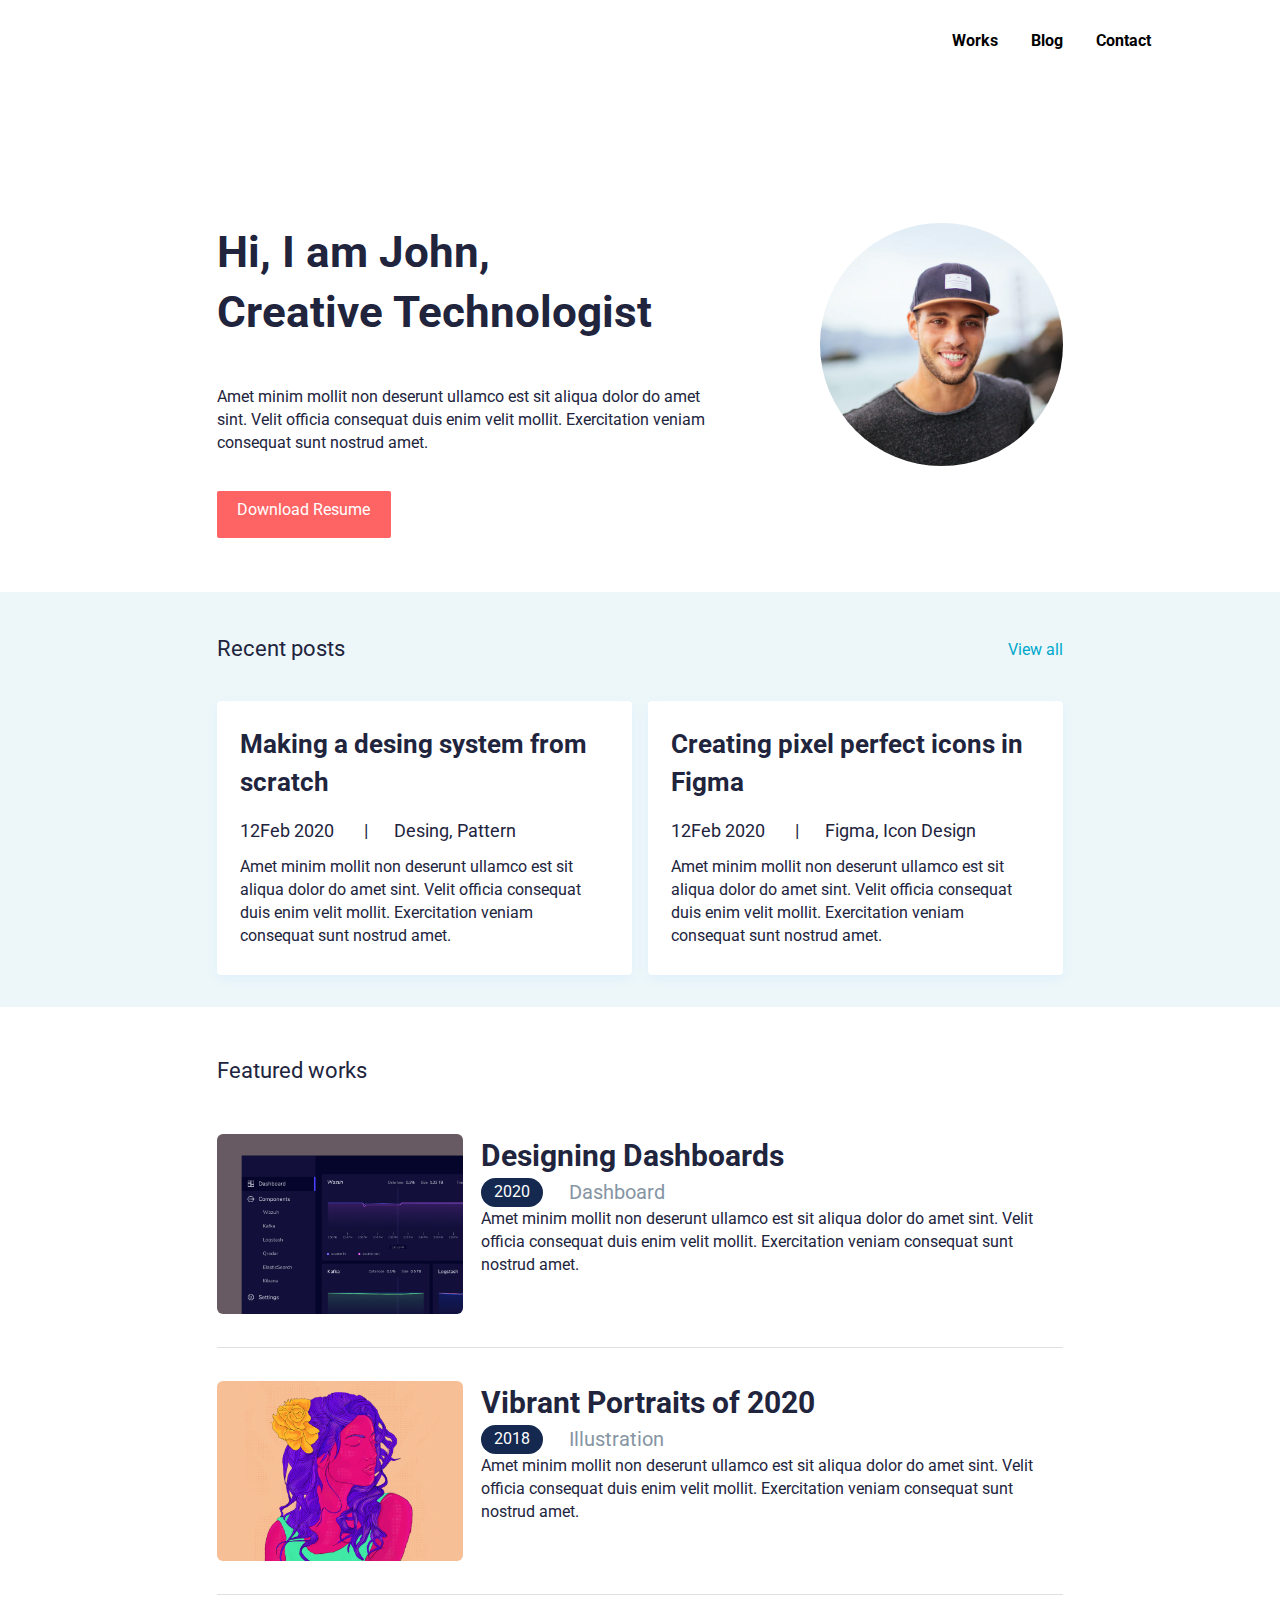
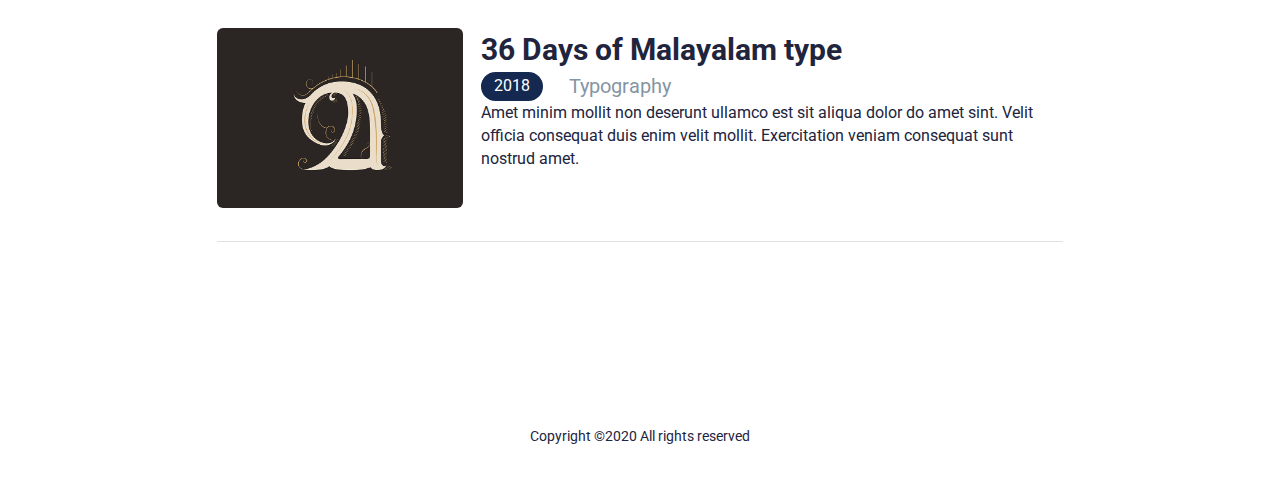
<file: index.html>
<!DOCTYPE html>
<html lang="ru">

<head>
    <meta charset="UTF-8">
    <meta http-equiv="X-UA-Compatible" content="IE=edge">
    <meta name="viewport" content="width=device-width, initial-scale=1.0">
    <link rel="preconnect" href="https://fonts.googleapis.com">
    <link rel="preconnect" href="https://fonts.gstatic.com" crossorigin>
    <link href="https://fonts.googleapis.com/css2?family=Roboto:wght@400;500;700;900&display=swap" rel="stylesheet">
    <link rel="stylesheet" href="css/normalize.css">
    <link rel="stylesheet" href="css/style.css">
    <title>Портфолио</title>
</head>

<body>
    <div class="wrapper">
        <header class="header">
            <div class="container header__container">
                <nav class="nav">
                    <ul class="nav__list">
                        <li class="nav__item">
                            <a href="#" class="nav__link">Works</a>
                        </li>
                        <li class="nav__item">
                            <a href="blog.html" class="nav__link">Blog</a>
                        </li>
                        <li class="nav__item">
                            <a href="index.html" class="nav__link">Contact</a>
                        </li>
                    </ul>
                </nav>
                <div class="header__burger">
                    <div class="header__burger-el"></div>
                </div>
            </div>
        </header>
        <main class="main">
            <section class="about">
                <div class="container about__container">
                    <div class="about__info">
                        <h1 class="title about__title">
                            Hi, I am John,<br>
                            Creative Technologist
                        </h1>
                        <div class="about__text">
                            Amet minim mollit non deserunt ullamco est sit aliqua dolor do amet
                            sint. Velit officia consequat duis enim velit mollit. Exercitation veniam consequat sunt
                            nostrud amet.
                        </div>
                        <a href="" class="button">Download Resume</a>
                    </div>
                    <div class="about__avatar">
                        <img src="img/фото-м.png" alt="" class="about__img">
                    </div>
                </div>
            </section>
            <section class="recent-posts">
                <div class="container">
                    <div class="recent-posts__top">
                        <div class="section-title recent-posts__title">
                            Recent posts
                        </div>
                        <a href="#" class="recent-posts__link">View all</a>
                    </div>
                    <div class="recent-posts__articles">
                        <article class="recent-posts__article">
                            <div class="recent-posts__subtitle">
                                Making a desing system from scratch
                            </div>
                            <div class="recent-posts__info">
                                12Feb 2020 <span class="recent-posts__separator">|</span>Desing, Pattern
                            </div>
                            <div class="recent-posts__text">
                                Amet minim mollit non deserunt ullamco est sit aliqua dolor do amet sint. Velit officia
                                consequat duis enim velit mollit. Exercitation veniam consequat sunt nostrud amet.
                            </div>
                        </article>
                        <article class="recent-posts__article">
                            <div class="recent-posts__subtitle">
                                Creating pixel perfect icons in Figma
                            </div>
                            <div class="recent-posts__info">
                                12Feb 2020 <span class="recent-posts__separator">|</span>Figma, Icon Design
                            </div>
                            <div class="recent-posts__text">
                                Amet minim mollit non deserunt ullamco est sit aliqua dolor do amet sint. Velit officia
                                consequat duis enim velit mollit. Exercitation veniam consequat sunt nostrud amet.
                            </div>
                        </article>
                    </div>
                </div>
            </section>
            <section class="featured">
                <div class="container">
                    <div class="section-title">
                        Featured works
                    </div>
                    <div class="featured__works">
                        <article class="work">
                            <div class="work__img-wrap">
                                <img src="img/фото1.png" alt="" class="work__img">
                            </div>
                            <div class="work__info">
                                <a href="" class="work__title">Designing Dashboards</a>
                                <div class="work__subtitle">
                                    <div class="work__date">2020</div>
                                    <div class="work__category">Dashboard</div>
                                </div>
                                <div class="work__text">
                                    Amet minim mollit non deserunt ullamco est sit aliqua dolor do amet sint. Velit
                                    officia
                                    consequat duis enim velit mollit. Exercitation veniam consequat sunt nostrud
                                    amet.
                                </div>
                            </div>
                        </article>
                        <article class="work">
                            <div class="work__img-wrap">
                                <img src="img/фото2.png" alt="" class="work__img">
                            </div>
                            <div class="work__info">
                                <a href="" class="work__title">Vibrant Portraits of 2020</a>
                                <div class="work__subtitle">
                                    <div class="work__date">2018</div>
                                    <div class="work__category">Illustration</div>
                                </div>
                                <div class="work__text">
                                    Amet minim mollit non deserunt ullamco est sit aliqua dolor do amet sint. Velit
                                    officia
                                    consequat duis enim velit mollit. Exercitation veniam consequat sunt nostrud amet.
                                </div>
                            </div>
                        </article>
                        <article class="work">
                        <div class="work__img-wrap">
                            <img src="img/фото3.png" alt="" class="work__img">
                        </div>
                        <div class="work__info">
                            <a href="" class="work__title">36 Days of Malayalam type</a>
                            <div class="work__subtitle">
                                <div class="work__date">2018</div>
                                <div class="work__category">Typography</div>
                            </div>
                            <div class="work__text">
                                Amet minim mollit non deserunt ullamco est sit aliqua dolor do amet sint. Velit officia
                                consequat duis enim velit mollit. Exercitation veniam consequat sunt nostrud amet.
                            </div>
                        </div>
                        </article>
                    </div>
                </div>
            </section>
        </main>
        <footer class="footer">
            <div class="container footer__container">
                <ul class="social__list">
                    <li class="social__item social_fb">
                        <a href="#" class="social__link">Facebook</a>
                    </li>
                    <li class="social__item social_insta">
                        <a href="#" class="social__link">Instagram</a>
                    </li>
                    <li class="social__item social_twitter">
                        <a href="#" class="social__link">Twitter</a>
                    </li>
                    <li class="social__item social_in">
                        <a href="#" class="social__link">In</a>
                    </li>
                </ul>
                <div class="social__text">Copyright ©2020 All rights reserved </div>
            </div>
        </footer>
    </div>
</body>

</html>
</file>
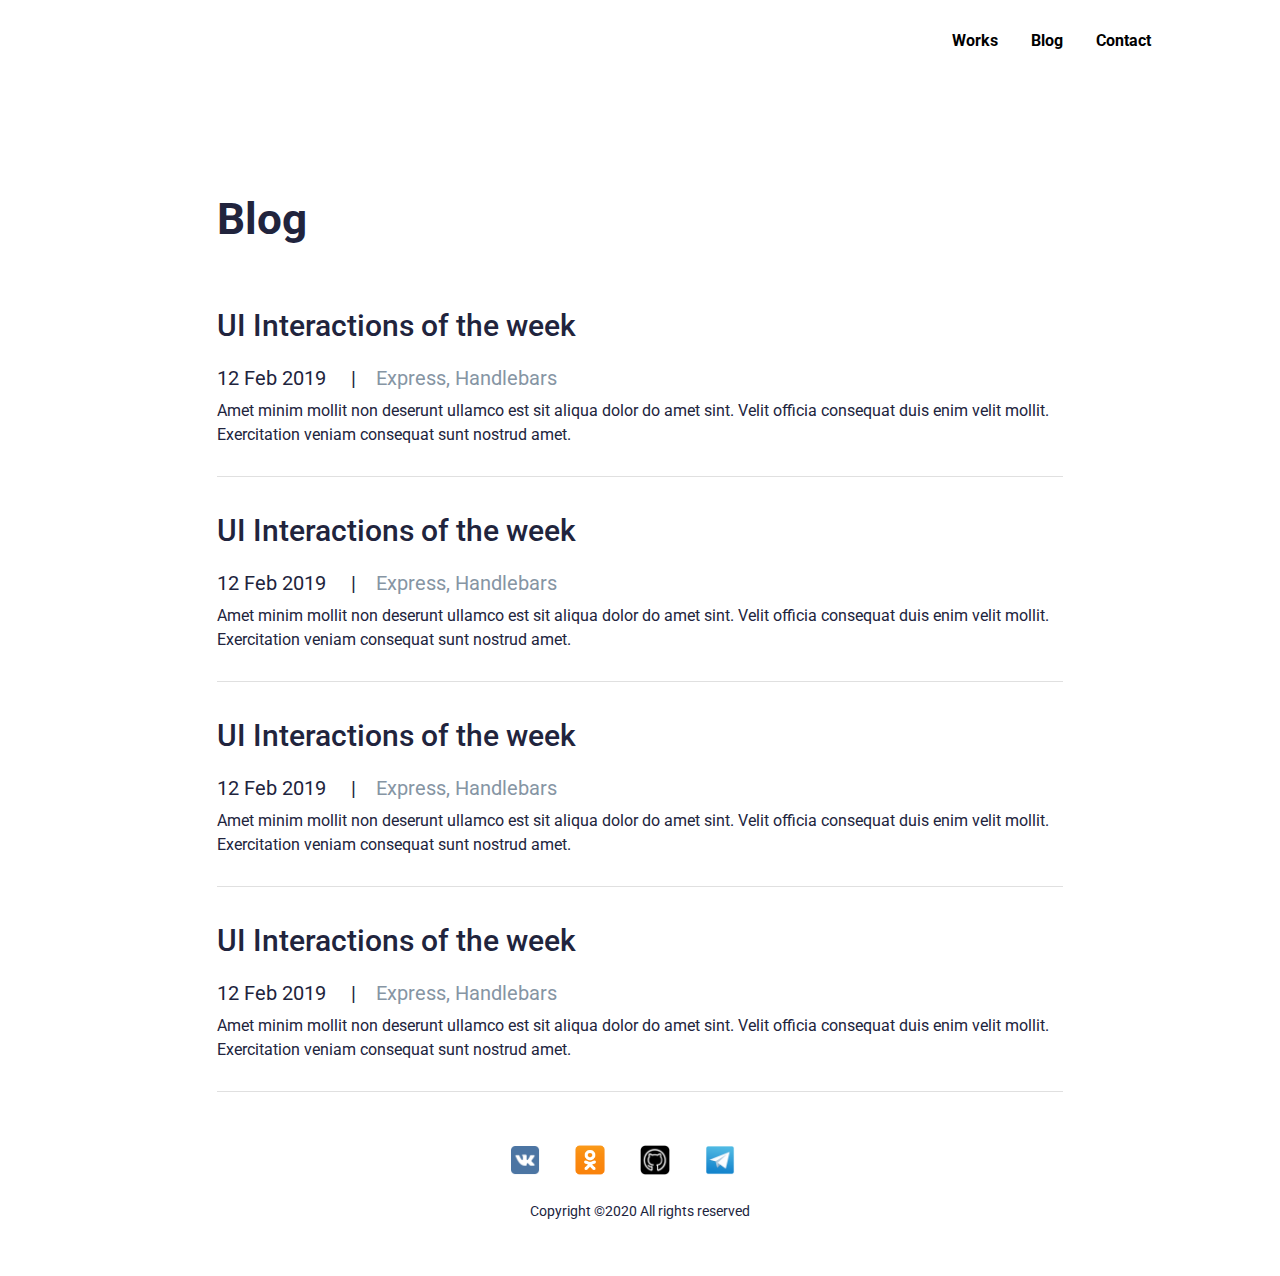
<file: blog.html>
<!DOCTYPE html>
<html lang="ru">
  <head>
    <meta charset="UTF-8" />
    <meta http-equiv="X-UA-Compatible" content="IE=edge" />
    <meta name="viewport" content="width=device-width, initial-scale=1.0" />
    <link rel="preconnect" href="https://fonts.googleapis.com" />
    <link rel="preconnect" href="https://fonts.gstatic.com" crossorigin />
    <link
      href="https://fonts.googleapis.com/css2?family=Roboto:wght@400;500;700;900&display=swap"
      rel="stylesheet"
    />
    <link rel="stylesheet" href="css/normalize.css" />
    <link rel="stylesheet" href="css/style.css" />
    <title>Портфолио</title>
  </head>

  <body>
    <div class="wrapper">
      <header class="header">
        <div class="container header__container">
          <nav class="nav">
            <ul class="nav__list">
              <li class="nav__item">
                <a href="work.html" class="nav__link">Works</a>
              </li>
              <li class="nav__item">
                <a href="blog.html" class="nav__link">Blog</a>
              </li>
              <li class="nav__item">
                <a href="index.html" class="nav__link">Contact</a>
              </li>
            </ul>
          </nav>
          <div class="header__burger">
            <div class="header__burger-el"></div>
          </div>
        </div>
      </header>
      <main class="main">
        <div class="blog">
          <div class="container">
            <div class="blog__title">Blog</div>
            <div class="blog__articles">
              <article class="blog__article">
                <div class="blog__subtitle">UI Interactions of the week</div>
                <div class="blog__info">
                  12 Feb 2019 <span class="blog__separator">|</span
                  ><span class="color">Express, Handlebars</span>
                </div>
                <div class="blog__text">
                  Amet minim mollit non deserunt ullamco est sit aliqua dolor do
                  amet sint. Velit officia consequat duis enim velit mollit.
                  Exercitation veniam consequat sunt nostrud amet.
                </div>
              </article>
              <article class="blog__article">
                <div class="blog__subtitle">UI Interactions of the week</div>
                <div class="blog__info">
                  12 Feb 2019 <span class="blog__separator">|</span
                  ><span class="color">Express, Handlebars</span>
                </div>
                <div class="blog__text">
                  Amet minim mollit non deserunt ullamco est sit aliqua dolor do
                  amet sint. Velit officia consequat duis enim velit mollit.
                  Exercitation veniam consequat sunt nostrud amet.
                </div>
              </article>
              <article class="blog__article">
                <div class="blog__subtitle">UI Interactions of the week</div>
                <div class="blog__info">
                  12 Feb 2019 <span class="blog__separator">|</span
                  ><span class="color">Express, Handlebars</span>
                </div>
                <div class="blog__text">
                  Amet minim mollit non deserunt ullamco est sit aliqua dolor do
                  amet sint. Velit officia consequat duis enim velit mollit.
                  Exercitation veniam consequat sunt nostrud amet.
                </div>
              </article>
              <article class="blog__article">
                <div class="blog__subtitle">UI Interactions of the week</div>
                <div class="blog__info">
                  12 Feb 2019 <span class="blog__separator">|</span
                  ><span class="color">Express, Handlebars</span>
                </div>
                <div class="blog__text">
                  Amet minim mollit non deserunt ullamco est sit aliqua dolor do
                  amet sint. Velit officia consequat duis enim velit mollit.
                  Exercitation veniam consequat sunt nostrud amet.
                </div>
              </article>
            </div>
          </div>
        </div>
      </main>
      <footer class="footer">
        <div class="container footer__container">
          <ul class="social__list">
            <li class="social__item social_vk">
              <a href="#" class="social__link vk">Facebook</a>
          </li>
          <li class="social__item social_ok">
              <a href="#" class="social__link ok">Instagram</a>
          </li>
          <li class="social__item social_github">
              <a href="#" class="social__link github">Twitter</a>
          </li>
          <li class="social__item social_telegram">
              <a href="#" class="social__link telegram">In</a>
          </li>
          </ul>
          <div class="social__text">Copyright ©2020 All rights reserved</div>
        </div>
      </footer>
    </div>
  </body>
</html>
</file>
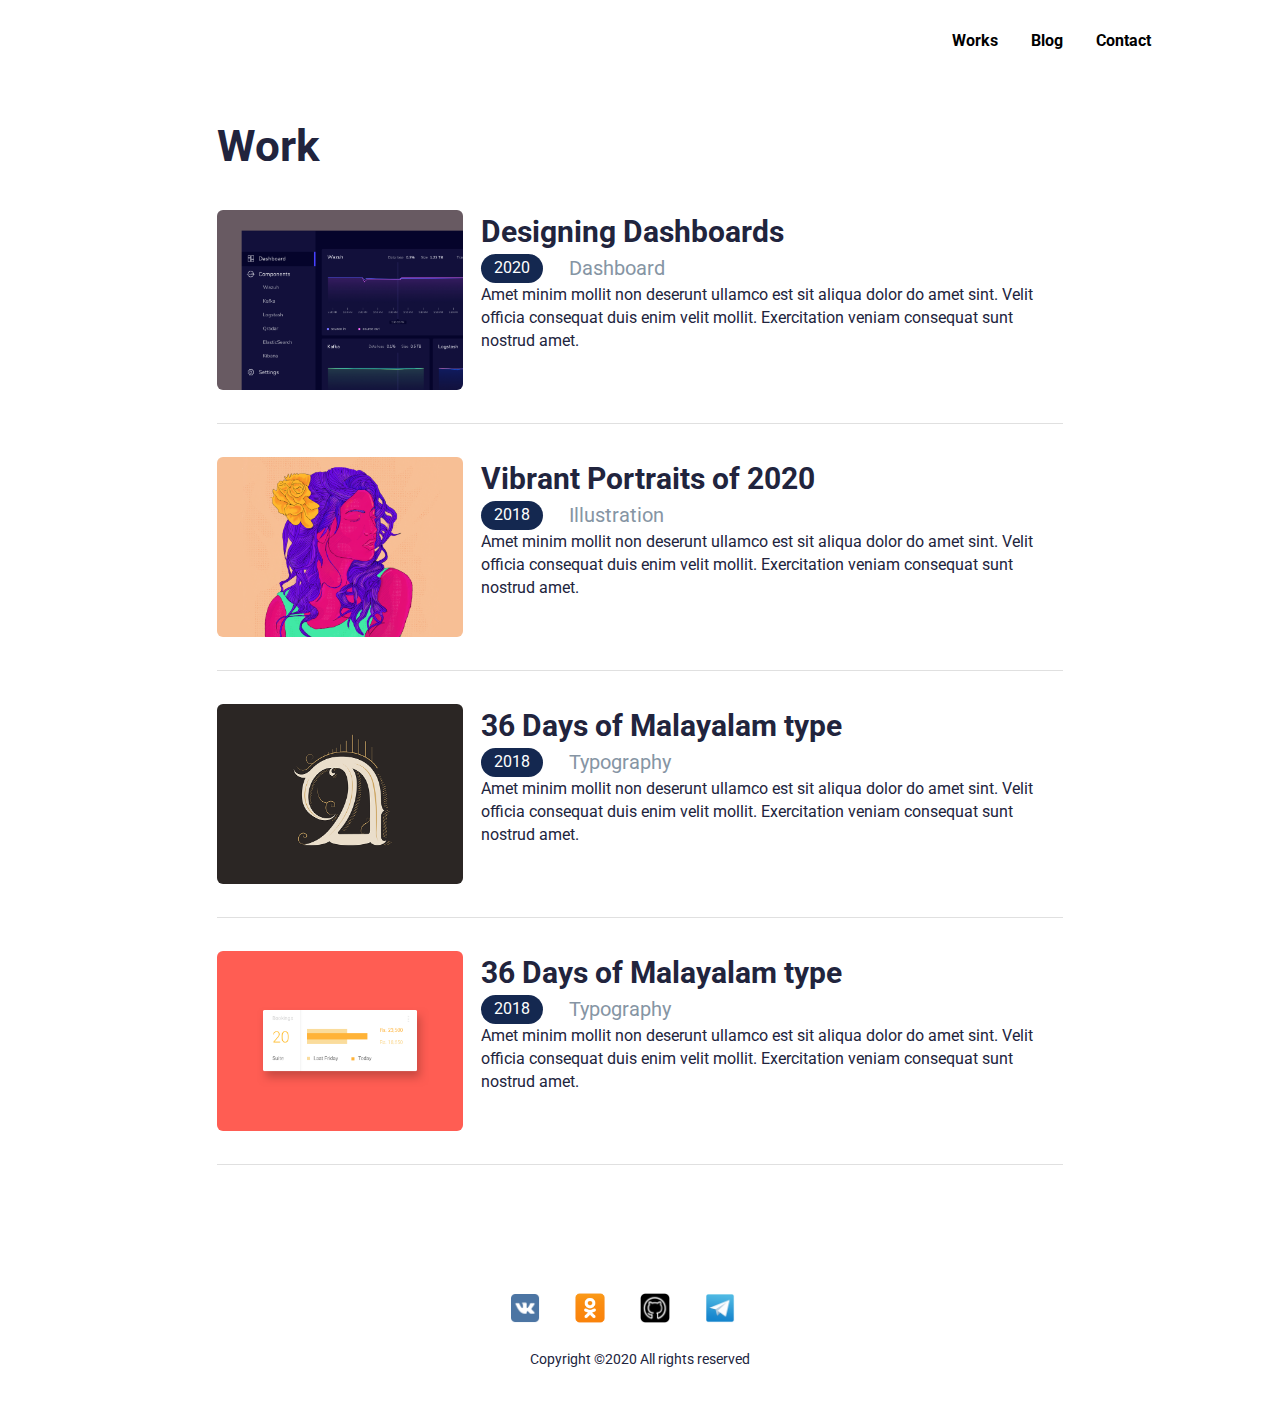
<file: work.html>
<!DOCTYPE html>
<html lang="ru">

<head>
    <meta charset="UTF-8">
    <meta http-equiv="X-UA-Compatible" content="IE=edge">
    <meta name="viewport" content="width=device-width, initial-scale=1.0">
    <link rel="preconnect" href="https://fonts.googleapis.com">
    <link rel="preconnect" href="https://fonts.gstatic.com" crossorigin>
    <link href="https://fonts.googleapis.com/css2?family=Roboto:wght@400;500;700;900&display=swap" rel="stylesheet">
    <link rel="stylesheet" href="css/normalize.css">
    <link rel="stylesheet" href="css/style.css">
    <title>Портфолио</title>
</head>

<body>
    <div class="wrapper">
        <header class="header">
            <div class="container header__container">
                <nav class="nav">
                    <ul class="nav__list">
                        <li class="nav__item">
                            <a href="work.html" class="nav__link">Works</a>
                        </li>
                        <li class="nav__item">
                            <a href="blog.html" class="nav__link">Blog</a>
                        </li>
                        <li class="nav__item">
                            <a href="index.html" class="nav__link">Contact</a>
                        </li>
                    </ul>
                </nav>
                <div class="header__burger">
                    <div class="header__burger-el"></div>
                </div>
            </div>
        </header>
        <main class="main">
            <section class="featured">
                <div class="container">
                    <div class="title">
                        Work
                    </div>
                    <div class="featured__works">
                        <article class="work">
                            <div class="work__img-wrap">
                                <img src="img/фото1.png" alt="" class="work__img">
                            </div>
                            <div class="work__info">
                                <a href="" class="work__title">Designing Dashboards</a>
                                <div class="work__subtitle">
                                    <div class="work__date">2020</div>
                                    <div class="work__category">Dashboard</div>
                                </div>
                                <div class="work__text">
                                    Amet minim mollit non deserunt ullamco est sit aliqua dolor do amet sint. Velit
                                    officia
                                    consequat duis enim velit mollit. Exercitation veniam consequat sunt nostrud
                                    amet.
                                </div>
                            </div>
                        </article>
                        <article class="work">
                            <div class="work__img-wrap">
                                <img src="img/фото2.png" alt="" class="work__img">
                            </div>
                            <div class="work__info">
                                <a href="" class="work__title">Vibrant Portraits of 2020</a>
                                <div class="work__subtitle">
                                    <div class="work__date">2018</div>
                                    <div class="work__category">Illustration</div>
                                </div>
                                <div class="work__text">
                                    Amet minim mollit non deserunt ullamco est sit aliqua dolor do amet sint. Velit
                                    officia
                                    consequat duis enim velit mollit. Exercitation veniam consequat sunt nostrud amet.
                                </div>
                            </div>
                        </article>
                        <article class="work">
                        <div class="work__img-wrap">
                            <img src="img/фото3.png" alt="" class="work__img">
                        </div>
                        <div class="work__info">
                            <a href="" class="work__title">36 Days of Malayalam type</a>
                            <div class="work__subtitle">
                                <div class="work__date">2018</div>
                                <div class="work__category">Typography</div>
                            </div>
                            <div class="work__text">
                                Amet minim mollit non deserunt ullamco est sit aliqua dolor do amet sint. Velit officia
                                consequat duis enim velit mollit. Exercitation veniam consequat sunt nostrud amet.
                            </div>
                        </div>
                        </article>
                        <article class="work">
                            <div class="work__img-wrap">
                                <img src="img/фото4.png" alt="" class="work__img">
                            </div>
                            <div class="work__info">
                                <a href="" class="work__title">36 Days of Malayalam type</a>
                                <div class="work__subtitle">
                                    <div class="work__date">2018</div>
                                    <div class="work__category">Typography</div>
                                </div>
                                <div class="work__text">
                                    Amet minim mollit non deserunt ullamco est sit aliqua dolor do amet sint. Velit officia
                                    consequat duis enim velit mollit. Exercitation veniam consequat sunt nostrud amet.
                                </div>
                            </div>
                            </article>
                    </div>
                </div>
            </section>
        </main>
        <footer class="footer">
            <div class="container footer__container">
                <ul class="social__list">
                    <li class="social__item social_vk">
                        <a href="#" class="social__link vk">Facebook</a>
                    </li>
                    <li class="social__item social_ok">
                        <a href="#" class="social__link ok">Instagram</a>
                    </li>
                    <li class="social__item social_github">
                        <a href="#" class="social__link github">Twitter</a>
                    </li>
                    <li class="social__item social_telegram">
                        <a href="#" class="social__link telegram">In</a>
                    </li>
                </ul>
                <div class="social__text">Copyright ©2020 All rights reserved </div>
            </div>
        </footer>
    </div>
</body>

</html>
</file>
<file: css/style.css>
*{
    box-sizing: border-box;
}
html,
body{
    margin: 0;
    padding: 0;
    height: 100%;
    width: 100%;
}
body{
    font-family: 'Roboto', sans-serif;
    font-size: 16px;
    line-height: 1.42;
}
ul,
li{
    list-style: none;
    padding: 0;
    margin: 0;
}
a{
    text-decoration: none;
    color: #000000;
}
h1,
h2,
h3{
    margin: 0;
}
.wrapper{
    min-height: 100%;
    overflow: hidden;
    display: flex;
    flex-direction: column;
}
.main{
    flex: 1 1 auto ;
}
.header{
    padding-top: 30px;
    padding-bottom: 30px;
}
.container{
    max-width: 856px;
    padding: 0 5px;
    margin: 0 auto;
}
.header__container{
    max-width: 1032px;
    display: flex;
    justify-content: flex-end;
}
.nav__list{
    display: flex;
    font-weight: bold;
}
.nav__item{
    margin-left: 33px;
}
.header__burger{
    width: 30px;
    height: 20px;
    display: none;
    align-items: center;
}
.header__burger-el{
    height: 2px;
    width: 100%;
    background-color: #21243D;
    position: relative;
}
.header__burger-el::before,
.header__burger-el::after{
    content: "";
    height: 2px;
    width: 100%;
    background-color: #21243D;
    position: absolute;
}
.header__burger-el::before{
    top: -9px;
}
.header__burger-el::after{
    bottom: -9px;
}
@media (max-width: 480px){
    .header{
        padding-top: 20px;
        padding-bottom: 12px;
    }
    .nav{
        display: none;
    }
    .header__burger{
        display: flex;
        margin-right: 13px;
    }
}
.title{
    font-style: normal;
    font-weight: bold;
    font-size: 44px;
    line-height: 136%;
    color:#21243D;
}
.about{
    padding-top: 140px;
    padding-bottom: 71px;
}
.about__container{
    display: flex;
}
.about__info{
    padding-right: 12.3%;
}
.about__text{
    margin: 44px 0px;
    color:#21243D;
}
.button{
    background-color:#FF6464;
    color: white;
    padding: 9px 21px 19px 20px;
    border-radius: 2px;
}
.about__avatar{
    height: 243px;
    width: 243px;
    border-radius: 50%;
    overflow: hidden;
    flex-shrink: 0;
}
.about__img{
    width: 100%;
    height: 100%;
    object-fit: cover;
}
@media(max-width:480px){
    .about__container{
        flex-direction: column-reverse;
        align-items: center;
    }
    .about__title{
        line-height: 1.25;
    }
    .about__info{
        text-align: center;
        padding-right: 18px;
        padding-left: 18px;
    }
    .about__avatar{
        width: 170px;
        height: 170px;
    }
}
.recent-posts{
    background-color:#EDF7FA;
    padding: 27px 5px 32px;
    color: #21243D;
}
.recent-posts__top{
    display: flex;
    justify-content: space-between;
    margin-bottom: 22px;
    align-items: center;
}
.recent-posts__title{
    font-style: normal;
    font-weight: normal;
    font-size: 22px;
    line-height: 2.72%;
}
.recent-posts__link{
    font-style: nssormal;
    font-weight: normal;
    line-height: 23px;
    color: #00A8CC;
}
.recent-posts__articles{ 
    display: flex;
}
.recent-posts__article{
    width: 100%;
    margin-right: 2%;
    padding: 24px 21px 28px 23px;
    background-color: white;
    border-radius: 4px;
    box-shadow: 0px 4px 10px rgba(187, 225, 250, 0.25);
}
.recent-posts__article:last-child{
    margin-right: 0;
}
.recent-posts__subtitle{
    color:#21243D;
    font-weight: bold;
    font-size: 26px;
    line-height: 38px;
    margin-bottom: 17px;
}
.recent-posts__info{
    font-style: normal;
    font-weight: normal;
    font-size: 18px;
    line-height: 26px;
    color:#21243D;
    margin-bottom: 11px;
}
.recent-posts__separator{
    margin-left: 26px;
    margin-right: 26px;
}
@media (max-width:480px){
    .recent-posts{
        padding-right: 5px;
        padding-left: 5px;
    }
    .recent-posts__top{ 
        justify-content: center;
        margin-bottom: 19px;
    }
    .recent-posts__articles{
        flex-direction: column;
    }
    .recent-posts__link{
        display: none;
    }
    .recent-posts__article{
        padding: 12px 20px 22px;
        margin-right: 0;
        margin-bottom: 17px;
    }
}
.recent-posts__text{
    font-style: normal;
    font-weight: normal;
    font-size: 16px;
    line-height: 23px;
    color:#21243D;
}
.featured{
    padding: 34px 0 75px 0;
}
.section-title{
    font-style: normal;
    font-weight: normal;
    font-size: 22px;
    line-height: 60px;
    color: #21243D;
}
.work__img-wrap{
    flex-shrink: 0;
    overflow: hidden;
    max-width: 246px;
    max-height: 180px;
    margin-right: 18px;
}
.work__img{
    width: 100%;
    height: 100%;
    object-fit: cover;
    border-radius: 6px;
}
.work{
    display: flex;
    padding: 33px 0;
    border-bottom: 1px solid #E0E0E0;;
}
.work__title{
    font-size: 30px;
    line-height: 44px;
    color: #21243D;
    font-weight: bold;
}
.work__subtitle{
    display: flex;
}
.work__date{
    margin-right: 26px;
    min-width: 62px;
    min-height: 25px;
    background-color: #142850;
    border-radius: 16px;
    color: white;
    display: flex;
    align-items: center;
    justify-content: center;
}
@media(max-width:480px){
    .featured__works{
        overflow-x: auto;
        display: flex;
        width: 100%;
        padding-top: 25px;
        margin-bottom: 100px;
    }
    .work{
        width: 100%;
        flex-direction: column;
        flex-shrink: 0;
        padding: 20px 13px;
    }
    .work__img-wrap{
        max-width: 100%;
        max-height: 230px;
        margin-right: 0;
    }
}
.work__category{
    font-weight: normal;
    font-size: 20px;
    line-height: 29px;
    color: #8695A4;
}
.work__text{
    font-weight: normal;
    font-size: 16px;
    line-height: 23px;
    color: #21243D;
}
.footer{
    margin-top: 53px
}
.social__list{
    display: flex;
    margin-bottom: 26px;
    justify-content: center;
}
.social__item{
    margin-right: 35px;
    height: 30px;
    width: 30px;
    background-position: center;
    background-size: contain;
    background-repeat: no-repeat;
}
.social__link{
    display: block;
    font-size: 0;
    width: 100%;
    height: 100%;
}
.social_vk{
    background-image: url(../img/social/vk.png);
}
.social_ok{
    background-image: url(../img/social/ok.png);
}
.social_github{
    background-image: url(../img/social/github.png);
}
.social_telegram{
    background-image: url(../img/social/telegram.png);
}
.social__text{
    margin-bottom: 54px;
    color:#21243D;
    font-weight: normal;
    font-size: 14px;
    line-height: 21px;
    display: flex;
    justify-content: center;
}
.blog{
    margin-top: 106px;
}
.blog__article{
    border-bottom: 1px solid #E0E0E0;
}
.blog__title{
    font-weight: 700;
    font-size: 44px;
    line-height: 60px;
    color: #21243D;
    margin-bottom: 55px;
}
.blog__subtitle{
    font-weight: 500;
    font-size: 30px;
    line-height: 44px;
    color: #21243D;
    margin-bottom: 16px;
    margin-top: 32px;
}
.blog__info{
    font-weight: 400;
    font-size: 20px;
    line-height: 29px;
    color: #21243D;
    margin-bottom: 6px;
}
.blog__separator{
    margin-left: 20px;
    margin-right: 20px;
}
.color{
    color: #8695A4;
}
.blog__text{
    font-weight: 400;
    font-size: 16px;
    line-height: 24px;
    color: #21243D;
    margin-bottom: 29px;
}
@media(max-width:480px){
    .blog{
        margin-left: 18px;
    }
    .blog__title{
        margin-top: -40px;
        margin-bottom: 40px;
    }
}
</file>
